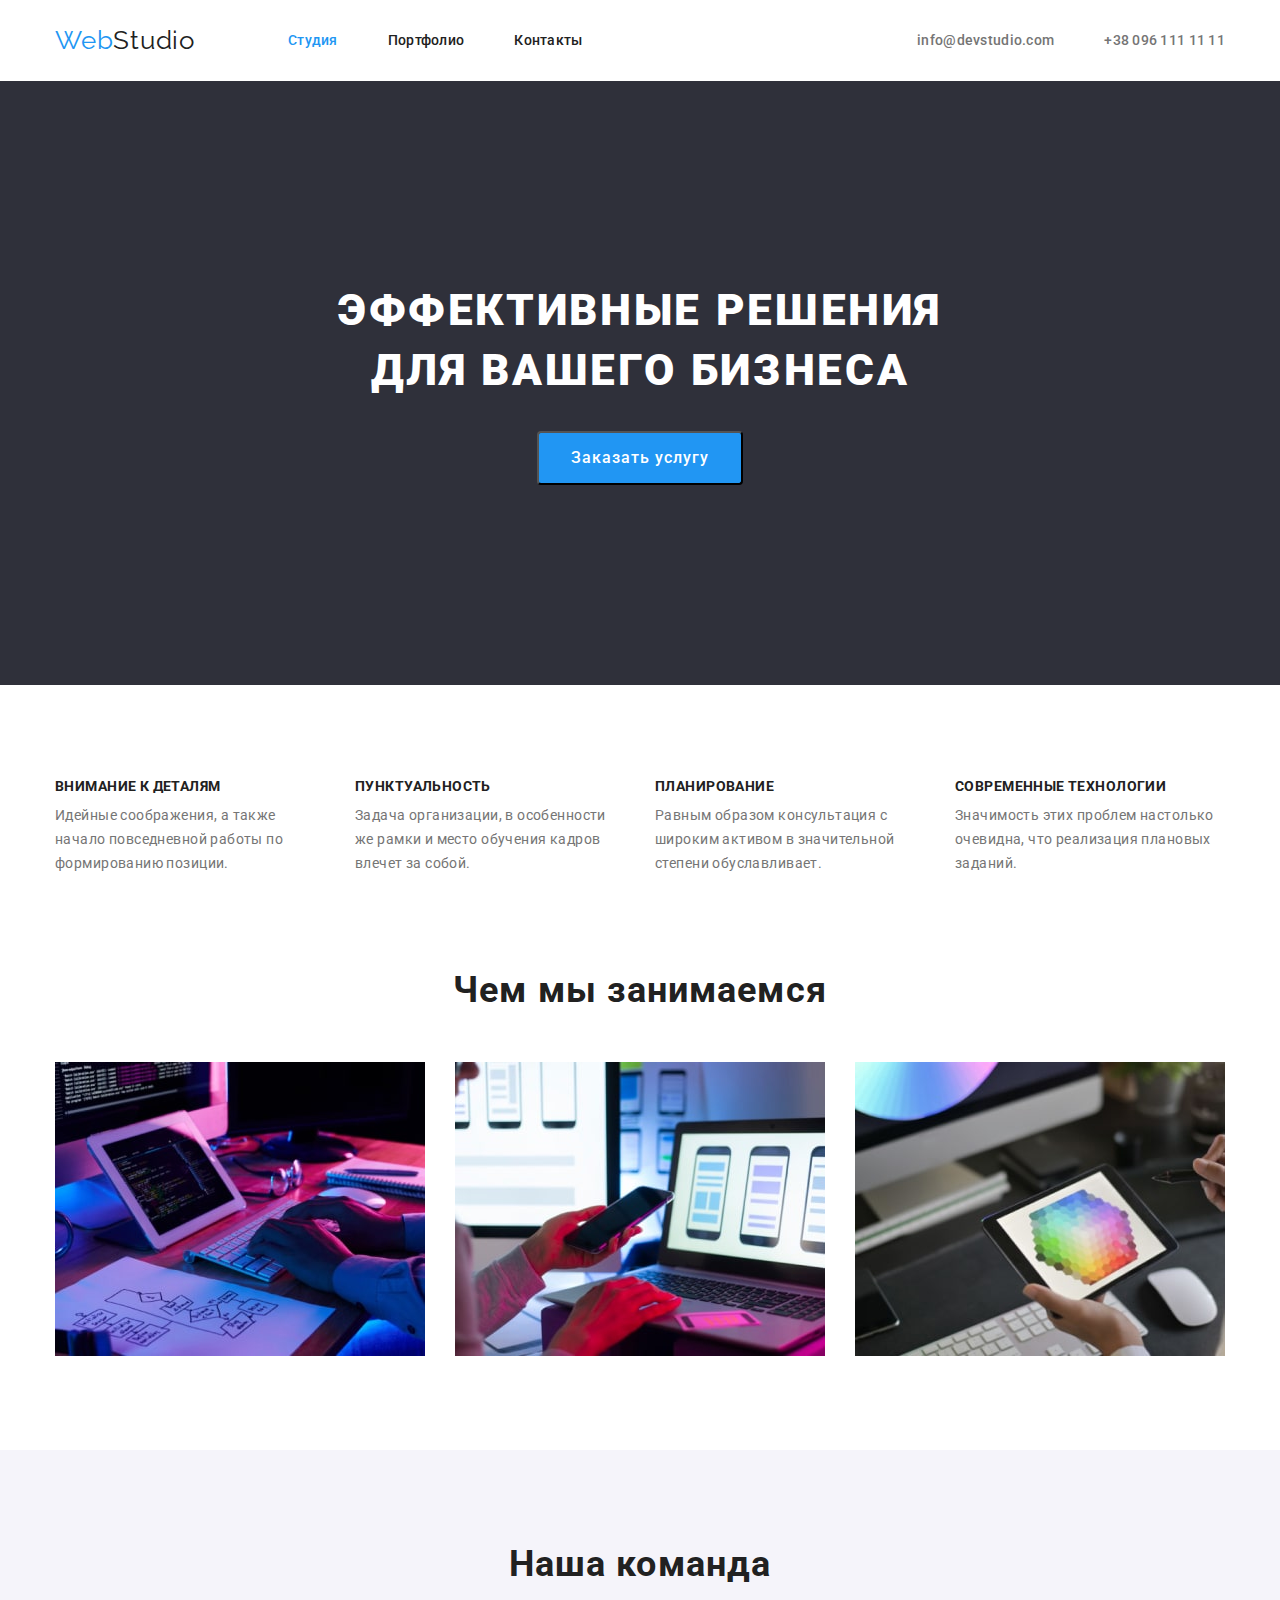
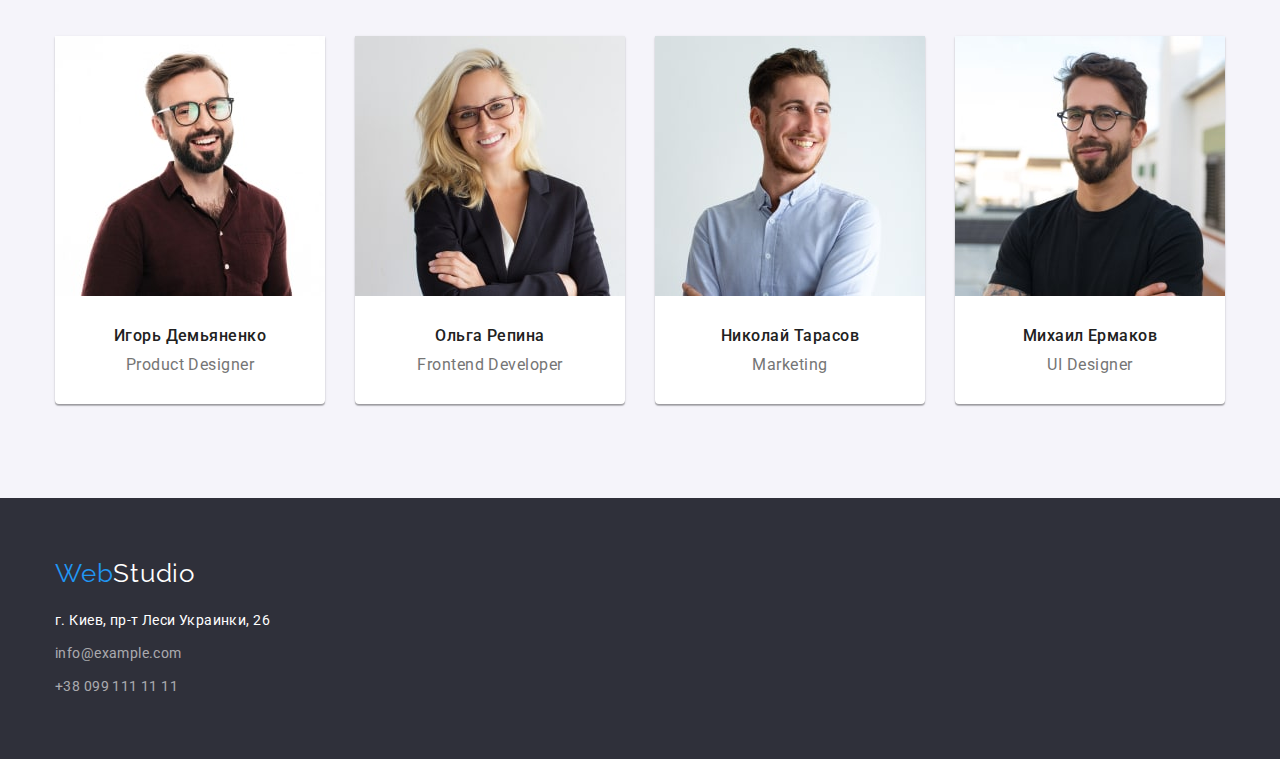
<file: index.html>
<!DOCTYPE html>
<html lang="ru">
  <head>
    <meta charset="UTF-8" />
    <meta http-equiv="X-UA-Compatible" content="IE=edge" />
    <meta name="viewport" content="width=device-width, initial-scale=1.0" />
    <title>Студия</title>
    <link rel="preconnect" href="https://fonts.googleapis.com" />
    <link rel="preconnect" href="https://fonts.gstatic.com" crossorigin />
    <link
      href="https://fonts.googleapis.com/css2?family=Raleway:wght@700&family=Roboto:wght@400;500;700;900&display=swap"
      rel="stylesheet"
    />
    <link
      rel="stylesheet"
      href="https://cdnjs.cloudflare.com/ajax/libs/modern-normalize/1.1.0/modern-normalize.min.css"
    />
    <link rel="stylesheet" href="./css/styles.css" />
  </head>
  <body>
    <header class="header">
      <div class="navigation container">
        <nav class="navigation">
          <a href="" class="logo">Web<span class="logo-studio">Studio</span></a>
          <ul class="header-list list">
            <li class="header-item">
              <a href="" class="header-link current-header">Студия</a>
            </li>
            <li class="header-item">
              <a href="./portfolio.html" class="header-link">Портфолио</a>
            </li>
            <li class="header-item">
              <a href="" class="header-link">Контакты</a>
            </li>
          </ul>
        </nav>
        <ul class="header-info list">
          <li class="header-item">
            <a href="mailto:info@devstudio.com" class="header-info-adres"
              >info@devstudio.com</a
            >
          </li>
          <li class="header-item">
            <a href="tel:+380961111111" class="header-info-adres"
              >+38 096 111 11 11</a
            >
          </li>
        </ul>
      </div>
    </header>
    <main>
      <!---------------------HERO----------------------------->
      <section class="hero list">
        <div class="hero-container container">
          <h1 class="hero-title">Эффективные решения для вашего бизнеса</h1>
          <button type="button" class="hero-button hero-button-current">
            Заказать услугу
          </button>
        </div>
      </section>
      <!--------------------------------about-list-------------------->
      <section class="about list">
        <div class="container">
          <ul class="about-container list">
            <li class="about-container-title">
              <h3 class="about-title">Внимание к деталям</h3>
              <p class="about-after-title">
                Идейные соображения, а также начало повседневной работы по
                формированию позиции.
              </p>
            </li>
            <li class="about-container-title">
              <h3 class="about-title">Пунктуальность</h3>
              <p class="about-after-title">
                Задача организации, в особенности же рамки и место обучения
                кадров влечет за собой.
              </p>
            </li>
            <li class="about-container-title">
              <h3 class="about-title">Планирование</h3>
              <p class="about-after-title">
                Равным образом консультация с широким активом в значительной
                степени обуславливает.
              </p>
            </li>
            <li class="about-container-title">
              <h3 class="about-title">Современные технологии</h3>
              <p class="about-after-title">
                Значимость этих проблем настолько очевидна, что реализация
                плановых заданий.
              </p>
            </li>
          </ul>
        </div>
      </section>
      <section class="work">
        <div class="container">
          <h2 class="work-header">Чем мы занимаемся</h2>
          <ul class="work-container list">
            <li class="work-img">
              <img
                src="./images/abaut_work_1.jpg"
                alt="Человек пишет код программы"
                width="370"
              />
            </li>
            <li class="work-img">
              <img
                src="./images/abaut_work_2.jpg"
                alt="Человек занимается оптимизацией программы"
                width="370"
              />
            </li>
            <li class="work-img">
              <img
                src="./images/abaut_work_3.jpg"
                alt="Человек тестирует работу программы"
                width="370"
              />
            </li>
          </ul>
        </div>
      </section>
      <section class="team">
        <div class="container">
          <h2 class="team-header">Наша команда</h2>
          <ul class="team-container list">
            <li class="team-img">
              <img
                src="./images/our_team_1.jpg"
                alt="Игорь Демьяненко"
                width="270"
              />
              <div class="team-name-conteiner">
                <h3 class="team-name">Игорь Демьяненко</h3>
                <p class="team-position" lang="en">Product Designer</p>
              </div>
            </li>
            <li class="team-img">
              <img
                src="./images/our_team_2.jpg"
                alt="Ольга Репина"
                width="270"
              />
              <div class="team-name-conteiner">
                <h3 class="team-name">Ольга Репина</h3>
                <p class="team-position" lang="en">Frontend Developer</p>
              </div>
            </li>
            <li class="team-img">
              <img
                src="./images/our_team_3.jpg"
                alt="Николай Тарасов"
                width="270"
              />
              <div class="team-name-conteiner">
                <h3 class="team-name">Николай Тарасов</h3>
                <p class="team-position" lang="en">Marketing</p>
              </div>
            </li>
            <li class="team-img">
              <img
                src="./images/our_team_4.jpg"
                alt="Михаил Ермаков"
                width="270"
              />
              <div class="team-name-conteiner">
                <h3 class="team-name">Михаил Ермаков</h3>
                <p class="team-position" lang="en">UI Designer</p>
              </div>
            </li>
          </ul>
        </div>
      </section>
    </main>
    <footer class="footer">
      <div class="container">
        <a href="" class="logo"
          >Web<span class="logo-studio-footer">Studio</span></a
        >
        <address class="addres">
          <ul class="list">
            <li class="footer-item">
              <a
                href="https://goo.gl/maps/QUuvnyWLSzRkLZpE9"
                target="blank"
                rel="noopener noreferrer nofollow"
                class="footer-info-adres"
                >г. Киев, пр-т Леси Украинки, 26</a
              >
            </li>
            <li class="footer-item">
              <a href="mailto:info@example.com" class="footer-info"
                >info@example.com</a
              >
            </li>
            <li class="footer-item">
              <a href="tel:+380991111111" class="footer-info"
                >+38 099 111 11 11</a
              >
            </li>
          </ul>
        </address>
      </div>
    </footer>
  </body>
</html>
</file>
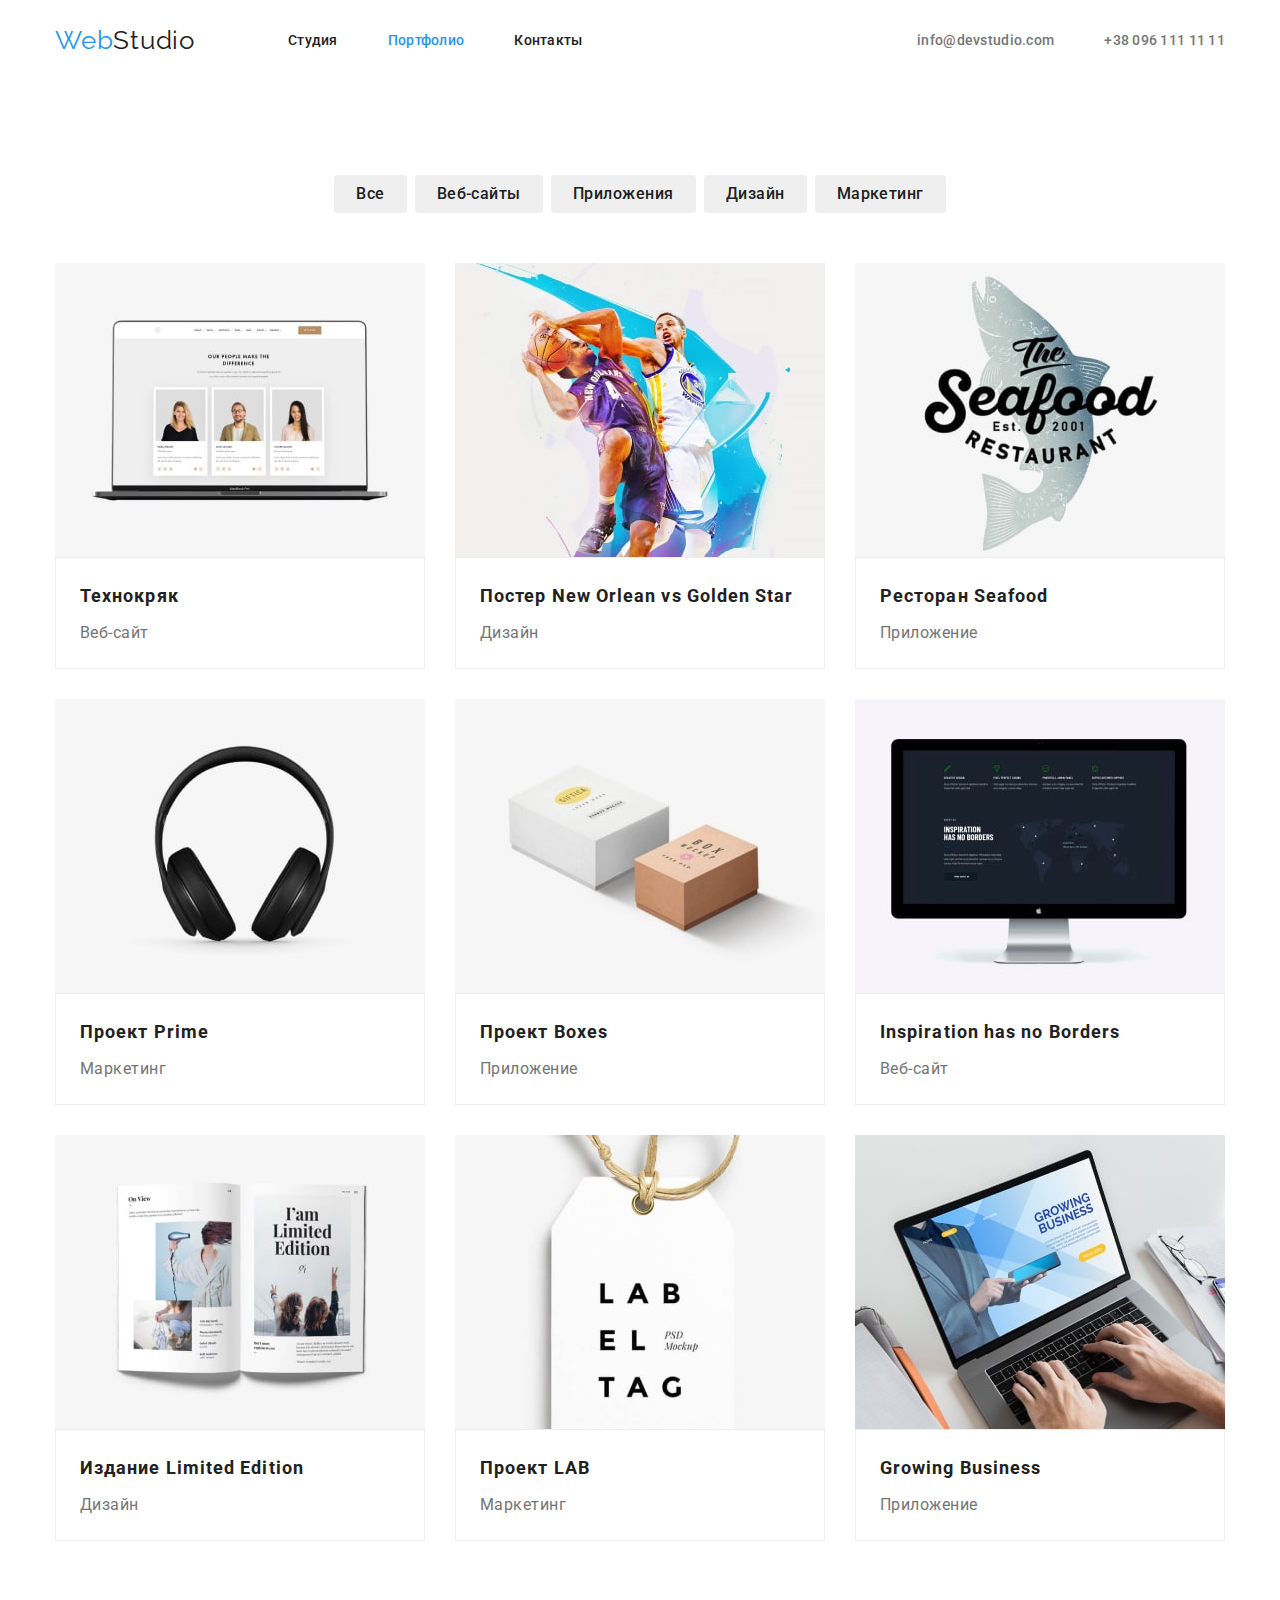
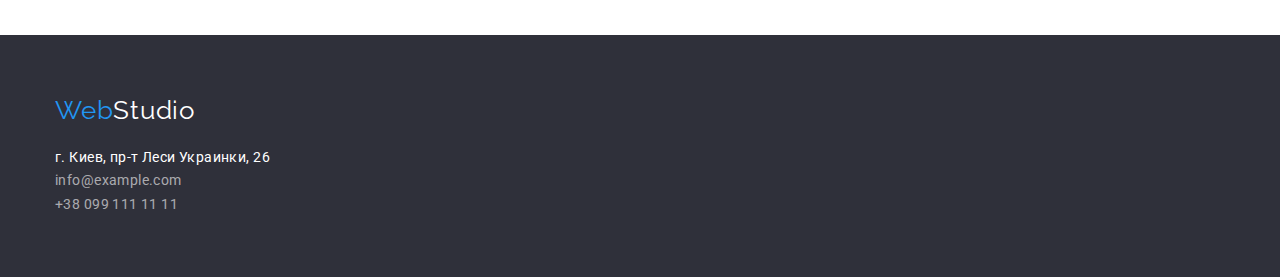
<file: portfolio.html>
<!DOCTYPE html>
<html lang="en">
  <head>
    <meta charset="UTF-8" />
    <meta http-equiv="X-UA-Compatible" content="IE=edge" />
    <meta name="viewport" content="width=device-width, initial-scale=1.0" />
    <title>Document</title>
    <link rel="preconnect" href="https://fonts.googleapis.com" />
    <link rel="preconnect" href="https://fonts.gstatic.com" crossorigin />
    <link
      href="https://fonts.googleapis.com/css2?family=Raleway:wght@700&family=Roboto:wght@400;500;700;900&display=swap"
      rel="stylesheet"
    />
    <link
      rel="stylesheet"
      href="https://cdnjs.cloudflare.com/ajax/libs/modern-normalize/1.1.0/modern-normalize.min.css"
    />
    <link rel="stylesheet" href="./css/styles.css" />
  </head>
  <body>
    <header class="header">
      <div class="navigation container">
        <nav class="navigation">
          <a href="" class="logo">Web<span class="logo-studio">Studio</span></a>
          <ul class="header-list list">
            <li class="header-item">
              <a href="./index.html" class="header-link">Студия</a>
            </li>
            <li class="header-item">
              <a href="./portfolio.html" class="header-link current-header"
                >Портфолио</a
              >
            </li>
            <li class="header-item">
              <a href="" class="header-link">Контакты</a>
            </li>
          </ul>
        </nav>
        <ul class="header-info list">
          <li class="header-item">
            <a href="mailto:info@devstudio.com" class="header-info-adres"
              >info@devstudio.com</a
            >
          </li>
          <li class="header-item">
            <a href="tel:+380961111111" class="header-info-adres"
              >+38 096 111 11 11</a
            >
          </li>
        </ul>
      </div>
    </header>
    <main>
      <section class="product">
        <div class="container">
          <ul class="button-navigation list">
            <li class="button-container">
              <button type="button" class="portfolio-button current">
                Все
              </button>
            </li>
            <li class="button-container">
              <button type="button" class="portfolio-button current">
                Веб-сайты
              </button>
            </li>
            <li class="button-container">
              <button type="button" class="portfolio-button current">
                Приложения
              </button>
            </li>
            <li class="button-container">
              <button type="button" class="portfolio-button current">
                Дизайн
              </button>
            </li>
            <li class="button-container">
              <button type="button" class="portfolio-button current">
                Маркетинг
              </button>
            </li>
          </ul>
          <!-- ------------------- PRODUCT --------------------------------->
          <ul class="produkt-info list">
            <li class="produkt-info-bloc">
              <a href="">
                <img
                  src="./images/portfolio/portfolio_1.jpg"
                  alt="Технокряк"
                  width="370"
                />
                <div class="produkt-info-conteiner">
                  <h3 class="product-title">Технокряк</h3>
                  <p class="product-link">Веб-сайт</p>
                </div>
              </a>
            </li>
            <li class="produkt-info-bloc">
              <a href="">
                <img
                  src="./images/portfolio/portfolio_2.jpg"
                  alt="Постер New Orlean vs Golden Star"
                  width="370"
                />
                <div class="produkt-info-conteiner">
                  <h3 class="product-title">
                    Постер New Orlean vs Golden Star
                  </h3>
                  <p class="product-link">Дизайн</p>
                </div>
              </a>
            </li>
            <li class="produkt-info-bloc">
              <a href="">
                <img
                  src="./images/portfolio/portfolio_3.jpg"
                  alt="Ресторан Seafood"
                  width="370"
                />
                <div class="produkt-info-conteiner">
                  <h3 class="product-title">Ресторан Seafood</h3>
                  <p class="product-link">Приложение</p>
                </div>
              </a>
            </li>
            <li class="produkt-info-bloc">
              <a href="">
                <img
                  src="./images/portfolio/portfolio_4.jpg"
                  alt="Проект Prime"
                  width="370"
                />
                <div class="produkt-info-conteiner">
                  <h3 class="product-title">Проект Prime</h3>
                  <p class="product-link">Маркетинг</p>
                </div>
              </a>
            </li>
            <li class="produkt-info-bloc">
              <a href="">
                <img
                  src="./images/portfolio/portfolio_5.jpg"
                  alt="Проект Boxes"
                  width="370"
                />
                <div class="produkt-info-conteiner">
                  <h3 class="product-title">Проект Boxes</h3>
                  <p class="product-link">Приложение</p>
                </div>
              </a>
            </li>
            <li class="produkt-info-bloc">
              <a href="">
                <img
                  src="./images/portfolio/portfolio_6.jpg"
                  alt="Вдохновение не имеет границ"
                  width="370"
                />
                <div class="produkt-info-conteiner">
                  <h3 class="product-title">Inspiration has no Borders</h3>
                  <p class="product-link">Веб-сайт</p>
                </div>
              </a>
            </li>
            <li class="produkt-info-bloc">
              <a href="">
                <img
                  src="./images/portfolio/portfolio_7.jpg"
                  alt="Издание Limited Edition"
                  width="370"
                />
                <div class="produkt-info-conteiner">
                  <h3 class="product-title">Издание Limited Edition</h3>
                  <p class="product-link">Дизайн</p>
                </div>
              </a>
            </li>
            <li class="produkt-info-bloc">
              <a href="">
                <img
                  src="./images/portfolio/portfolio_8.jpg"
                  alt="Проект LAB"
                  width="370"
                />
                <div class="produkt-info-conteiner">
                  <h3 class="product-title">Проект LAB</h3>
                  <p class="product-link">Маркетинг</p>
                </div>
              </a>
            </li>
            <li class="produkt-info-bloc">
              <a href="">
                <img
                  src="./images/portfolio/portfolio_9.jpg"
                  alt="Растущий бизнес"
                  width="370"
                />
                <div class="produkt-info-conteiner">
                  <h3 class="product-title">Growing Business</h3>
                  <p class="product-link">Приложение</p>
                </div>
              </a>
            </li>
          </ul>
        </div>
      </section>
    </main>
    <!-- ------------------FOOTER--------------------- -->
    <footer class="footer">
      <div class="container">
        <a href="" class="logo"
          >Web<span class="logo-studio-footer">Studio</span></a
        >
        <address class="addres">
          <ul class="list">
            <li>
              <a
                href="https://goo.gl/maps/QUuvnyWLSzRkLZpE9"
                target="blank"
                rel="noopener noreferrer nofollow"
                class="footer-info-adres"
                >г. Киев, пр-т Леси Украинки, 26</a
              >
            </li>
            <li>
              <a href="mailto:info@example.com" class="footer-info"
                >info@example.com</a
              >
            </li>
            <li>
              <a href="tel:+380991111111" class="footer-info"
                >+38 099 111 11 11</a
              >
            </li>
          </ul>
        </address>
      </div>
    </footer>
  </body>
</html>
</file>
<file: css/styles.css>
:root {
  --header-text-color: #212121;
  --list-text-color: #757575;
  --selection-text-color: #2196f3;
  --hero-btn-color: #ffffff;
  --portfolio-btn-color: #f5f4fa;
  /* --outlain-for-layout:tomato; */
}

* {
  box-sizing: border-box;
}

p,
h1,
h2,
h3,
h4,
h5,
h6 {
  margin: 0px;
}

ul {
  margin: 0px;
  padding: 0px;
}

img {
  display: block;
}

body {
  font-family: "Roboto", sans-serif;
  background-color: var(--hero-btn-color);
  color: #757575;
}

.list {
  list-style: none;
}

a {
  text-decoration: none;
}

.container {
  width: 1200px;
  padding-left: 15px;
  padding-right: 15px;
  margin: 0 auto;
  outline: 2px solid var(--outlain-for-layout);
}

/*--------HEADER---------*/

.header {
  display: flex;
  padding-top: 25px;
  padding-bottom: 25px;
  background: #ffffff;
}

.navigation {
  display: flex;
  align-items: center;
}

.logo {
  font-family: Raleway;
  font-size: 26px;
  line-height: 1.19;
  letter-spacing: 0.03em;
  color: #2196f3;
  /* margin-left: 215px;*/
}
.logo-studio {
  color: var(--header-text-color);
}


/*--------------header-list----------------*/
.header-list {
  display: flex;
  align-items: center;
  margin-left: 93px;
}

/*------Селектор соседа---------*/
.header-item + .header-item {
  margin-left: 50px;
}

.header-link {
  font-weight: 500;
  font-size: 14px;
  line-height: 1.14;
  letter-spacing: 0.02em;

  color: var(--header-text-color);
}

.current-header {
  color: var(--selection-text-color);
}

.header-link:hover,
.header-link:focus {
  color: var(--selection-text-color);
}

/*---------Heder info list------*/
.header-info {
  display: flex;
  margin-left: auto;
}

.header-info-adres {
  font-weight: 500;
  font-size: 14px;
  line-height: 1.14;
  letter-spacing: 0.02em;

  color: var(--list-text-color);
}

.header-info-adres:hover,
.header-info-adres:focus {
  color: var(--selection-text-color);
}

/*--------HERO--------------*/

.hero {
  background: #2f303a;
  text-align: center;
  padding-top: 200px;
  padding-bottom: 200px;
  
  outline: 2px solid var(--outlain-for-layout);
}

.hero-container {
  width: 696px
}

.hero-title {
  font-weight: 900;
  font-size: 44px;
  line-height: 1.36;
  /* or 136% */

  text-align: center;

  letter-spacing: 0.06em;
  text-transform: uppercase;

  margin-bottom: 30px;

  color: #ffffff;
}
.hero-button {
  font-family: inherit;
  font-weight: 500;
  font-size: 16px;
  line-height: 1.87;
  /* identical to box height, or 187% */

  border-radius: 4px;
  padding: 10px 32px;

  align-items: center;
  text-align: center;
  letter-spacing: 0.06em;

  color: var(--hero-btn-color);
  background-color: var(--selection-text-color);
  cursor: pointer;
}
.hero-button-current:hover,
.hero-button-current:focus {
  background: var(--hero-btn-color);
  color: #188ce8;
}
/*--------------about list-------------------*/

.about {
  padding-top: 94px;
  padding-bottom: 94px;
  outline: 2px solid var(--outlain-for-layout);
}

.about-container {
  display: flex;
  /* margin-left: - 30px; */
}

.about-container-title {
  width: 270px;
}

.about-container-title + .about-container-title {
  margin-left: 30px;
}

.about-title {
  font-weight: 700;
  font-size: 14px;
  line-height: 1.14;
  letter-spacing: 0.03em;
  text-transform: uppercase;

  color: var(--header-text-color);
}

.about-after-title {
  font-weight: 400;
  font-size: 14px;
  line-height: 1.71;
  /* or 171% */

  letter-spacing: 0.03em;
  margin-top: 10px;
}

/*-------------------work------------------------*/
.work {
  padding-bottom: 94px;
  outline: 2px solid var(--outlain-for-layout);
}

.work-header {
  font-weight: 700;
  font-size: 36px;
  line-height: 1.16;
  text-align: center;
  letter-spacing: 0.03em;
  margin-bottom: 50px;
  color: var(--header-text-color);
}

.work-container {
  display: flex;
}

.work-img + .work-img {
  margin-left: 30px;
}


/*------------------team---------------------------*/

.team {
  padding-top: 94px;
  padding-bottom: 94px;
  background-color: var(--portfolio-btn-color);
  outline: 2px solid var(--outlain-for-layout);
}

.team-container {
  display: flex;
}

.team-header {
  font-weight: 700;
  font-size: 36px;
  line-height: 1.16;
  text-align: center;
  letter-spacing: 0.03em;
  margin-bottom: 50px;

  color: var(--header-text-color);
}

.team-img {
  border-radius: 0px 0px 4px 4px;
  box-shadow: 0px 1px 3px rgba(0, 0, 0, 0.12), 0px 1px 1px rgba(0, 0, 0, 0.14), 0px 2px 1px rgba(0, 0, 0, 0.2);
  background-color: var(--hero-btn-color);
}

.team-img + .team-img {
  margin-left: 30px;
}

.team-name-conteiner {
  padding-top: 30px;
  padding-bottom: 30px;
  text-align: center;
}

.team-name {
  font-weight: 500;
  font-size: 16px;
  line-height: 1.19;

  letter-spacing: 0.03em;

  color: var(--header-text-color);
}

.team-position {
  font-weight: 400;
  font-size: 16px;
  line-height: 1.19;

  letter-spacing: 0.03em;
  margin-top: 10px;
}

/*-------------------footer-------------------------*/
.footer {
  padding-top: 60px;
  padding-bottom: 60px;
  background: #2f303a;
  outline: 2px solid var(--outlain-for-layout);
}

.logo-studio-footer {
  display: inline-block;;
  margin-bottom: 20px;
  color: #ffffff;
}

.addres {
  font-style: normal;
  font-weight: 400;
  font-size: 14px;
  line-height: 1.71;
  letter-spacing: 0.03em;

}

.footer-info-adres {
  color: #ffffff;
}
.footer-info-adres:hover,
.footer-info-adres:focus {
  color: var(--selection-text-color);
}

.footer-item:not(:last-child) {
  margin-bottom: 9px;
}

.footer-info {
  color: rgba(255, 255, 255, 0.6);
}
.footer-info:hover,
.footer-info:focus {
  color: var(--selection-text-color);
}

/*--------------PORTFOLIO----------------*/

.product {
  padding-top: 94px;
  padding-bottom: 94px;
  outline: 2px solid var(--outlain-for-layout);
}

.button-navigation {
  display: flex;
  margin-bottom: 50px;
  justify-content: center
}

.button-container + .button-container{
  margin-left: 8px;
}

.portfolio-button {
  font-family: inherit;
  font-weight: 500;
  font-size: 16px;
  line-height: 1.62;
  /* identical to box height, or 162% */

  text-align: center;
  letter-spacing: 0.03em;

  color: var(--header-text-color);
  cursor: pointer;

  border-radius: 4px;
  padding: 6px 22px;
  border: none;
}

.current:hover,
.current:focus {
  background: var(--selection-text-color);
  color: var(--hero-btn-color);
}

/*------------------PRODUCT-------------------------*/
.produkt-info {
  display: flex;
  flex-wrap: wrap;
  margin-left: -30px;
  margin-top: -30px;
  outline: 2px solid var(--outlain-for-layout);

}


.produkt-info-bloc {
  width: calc(100% /3 -30px);
  margin-left: 30px;
  margin-top: 30px;
}


.produkt-info-conteiner {
  padding: 20px 24px 20px 24px;
  border: 1px solid #EEEEEE;

}

.product-title {
  font-weight: 700;
  font-size: 18px;
  line-height: 2;
  /* identical to box height, or 200% */

  letter-spacing: 0.06em;
  padding-bottom: 4px;

  color: var(--header-text-color);
}

.product-link {
  font-weight: 400;
  font-size: 16px;
  line-height: 1.87;
  /* identical to box height, or 187% */

  letter-spacing: 0.03em;

  color: var(--list-text-color);
}
</file>
